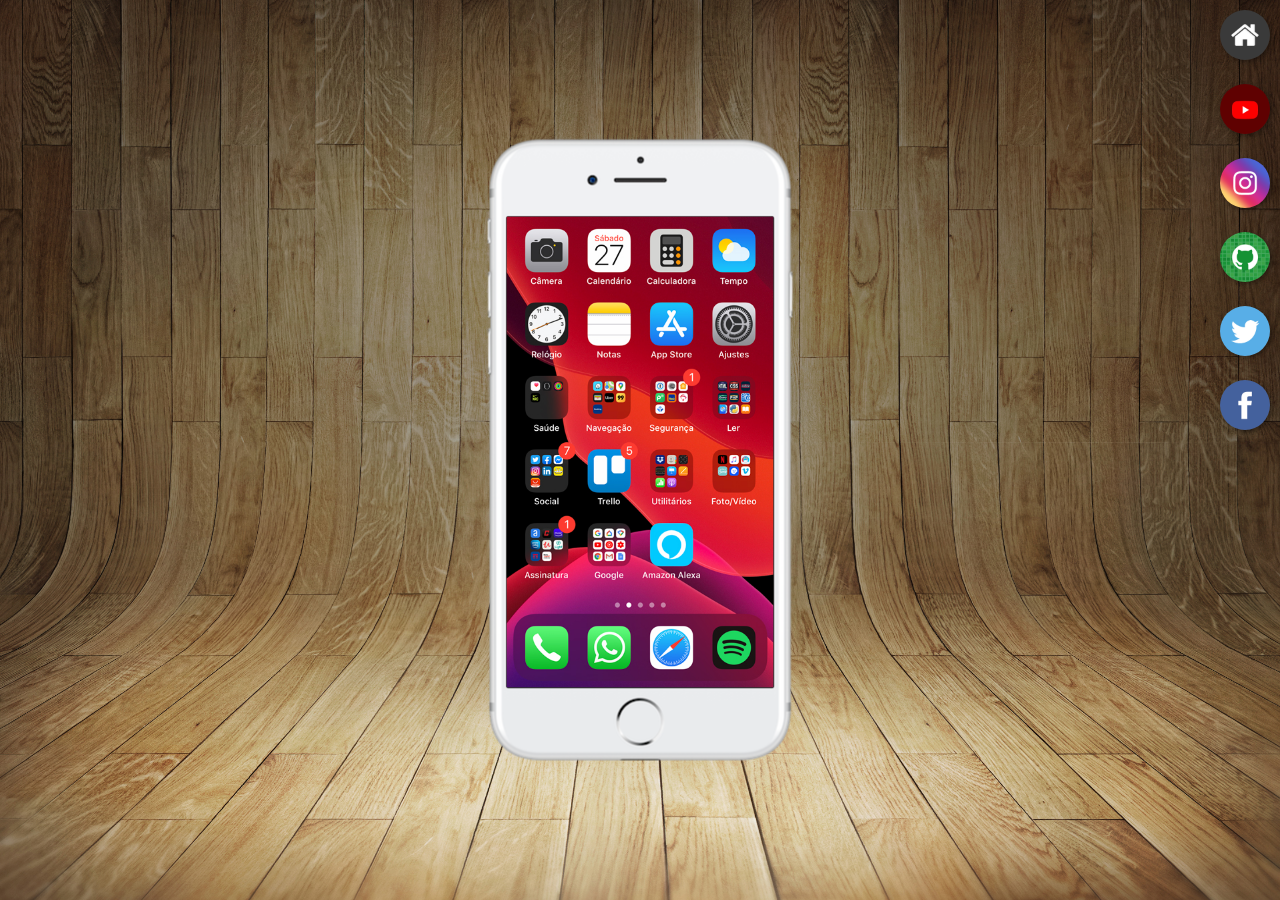
<file: index.html>
<!DOCTYPE html>
<html lang="pt-br">
<head>
    <meta charset="UTF-8">
    <meta name="viewport" content="width=device-width, initial-scale=1.0">
    <link rel="shortcut icon" href="favicon.ico" type="image/x-icon">
    <title>Projeto Redes Sociais</title>
    <link rel="stylesheet" href="estilo/style.css">
</head>
<body>
    <main>
        <section id="telefone">
            <iframe src="home.html" frameborder="0" name="tela" id="tela"></iframe>

        </section>
        <section id="redes-sociais">
            <a href="#" target="tela"><img src="imagens/logo-home.jpg" alt="Home"></a><br>
            <a href="youtube.html" target="tela"><img src="imagens/logo-youtube.jpg" alt="You Tube"></a><br>
            <a href="#" target="tela"><img src="imagens/logo-instagram.jpg" alt="Instagram"></a><br>
            <a href="git.html" target="tela"><img src="imagens/logo-github.jpg" alt="Github"></a><br>
            <a href="#" target="tela"><img src="imagens/logo-twitter.jpg" alt="twitter"></a><br>
            <a href="#" target="tela"><img src="imagens/logo-facebook.jpg" alt="facebook"></a>
        </section>
    </main>
    
</body>
</html>
</file>
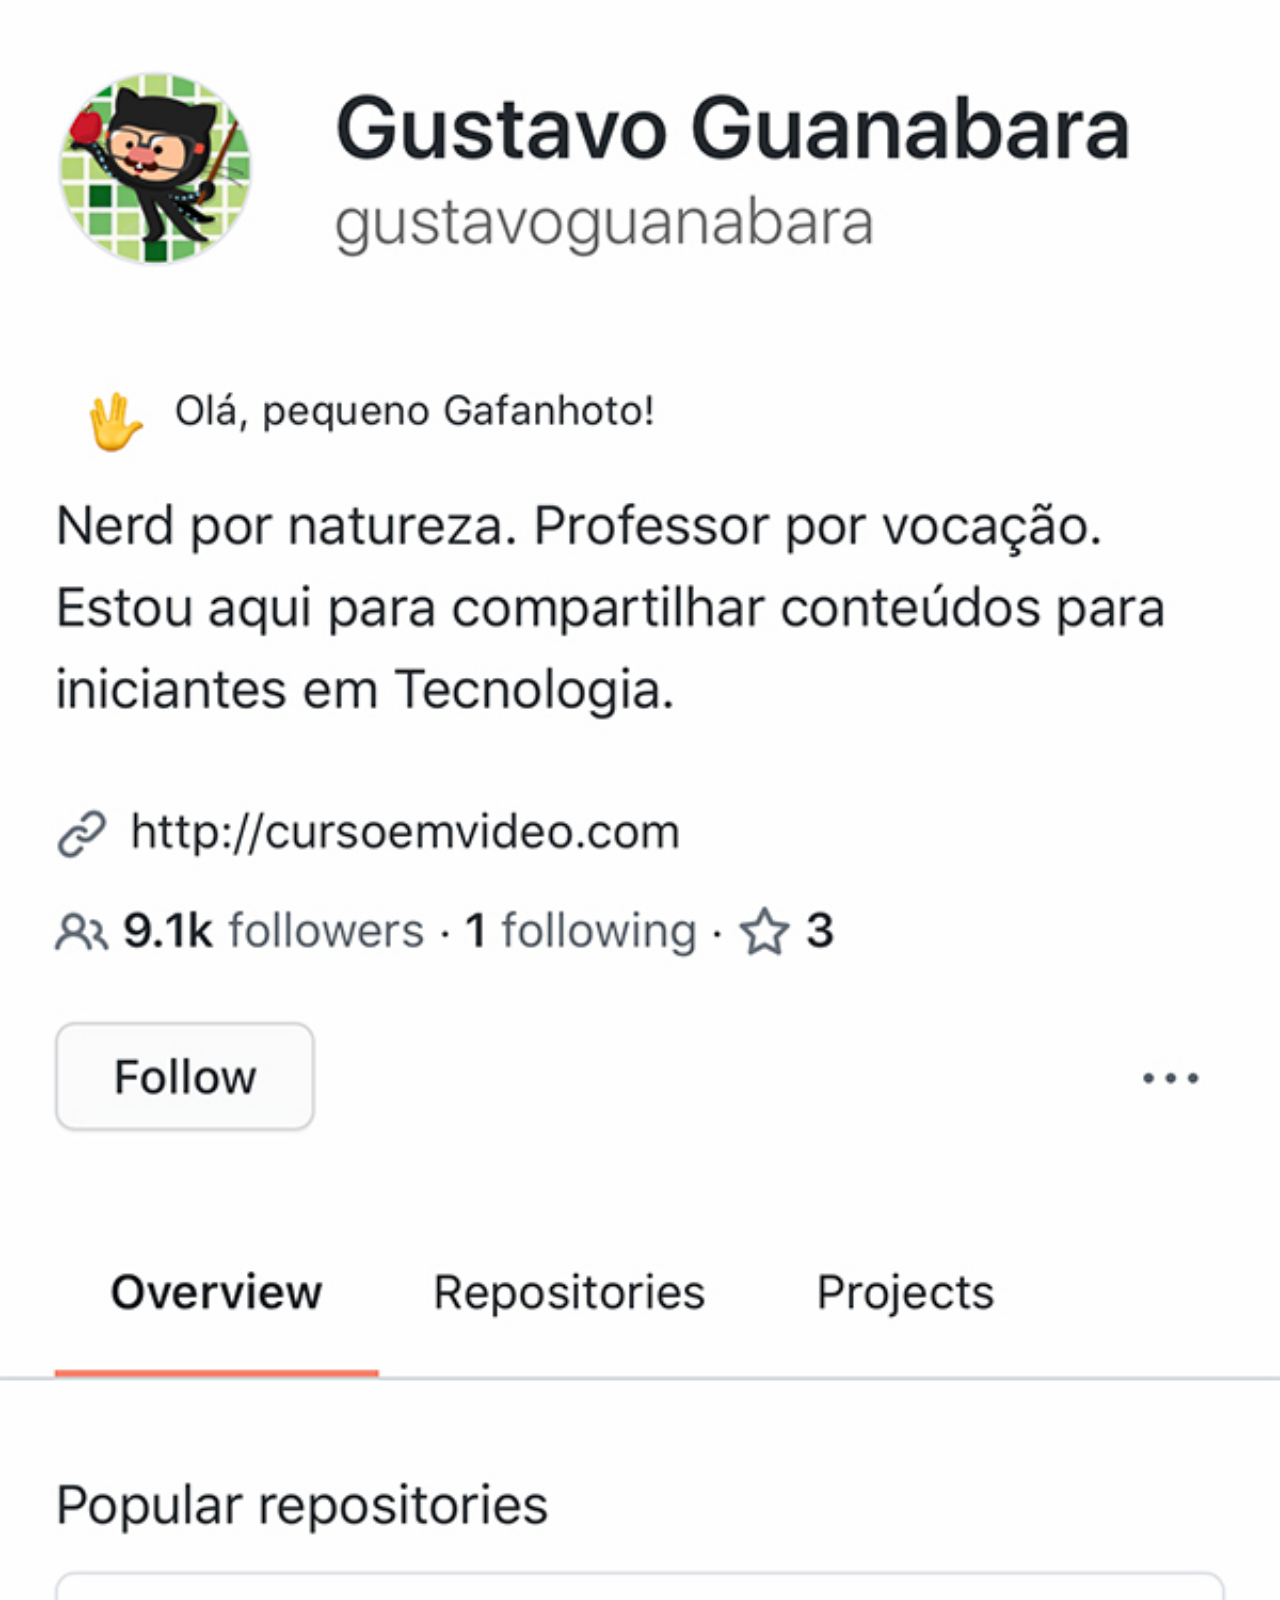
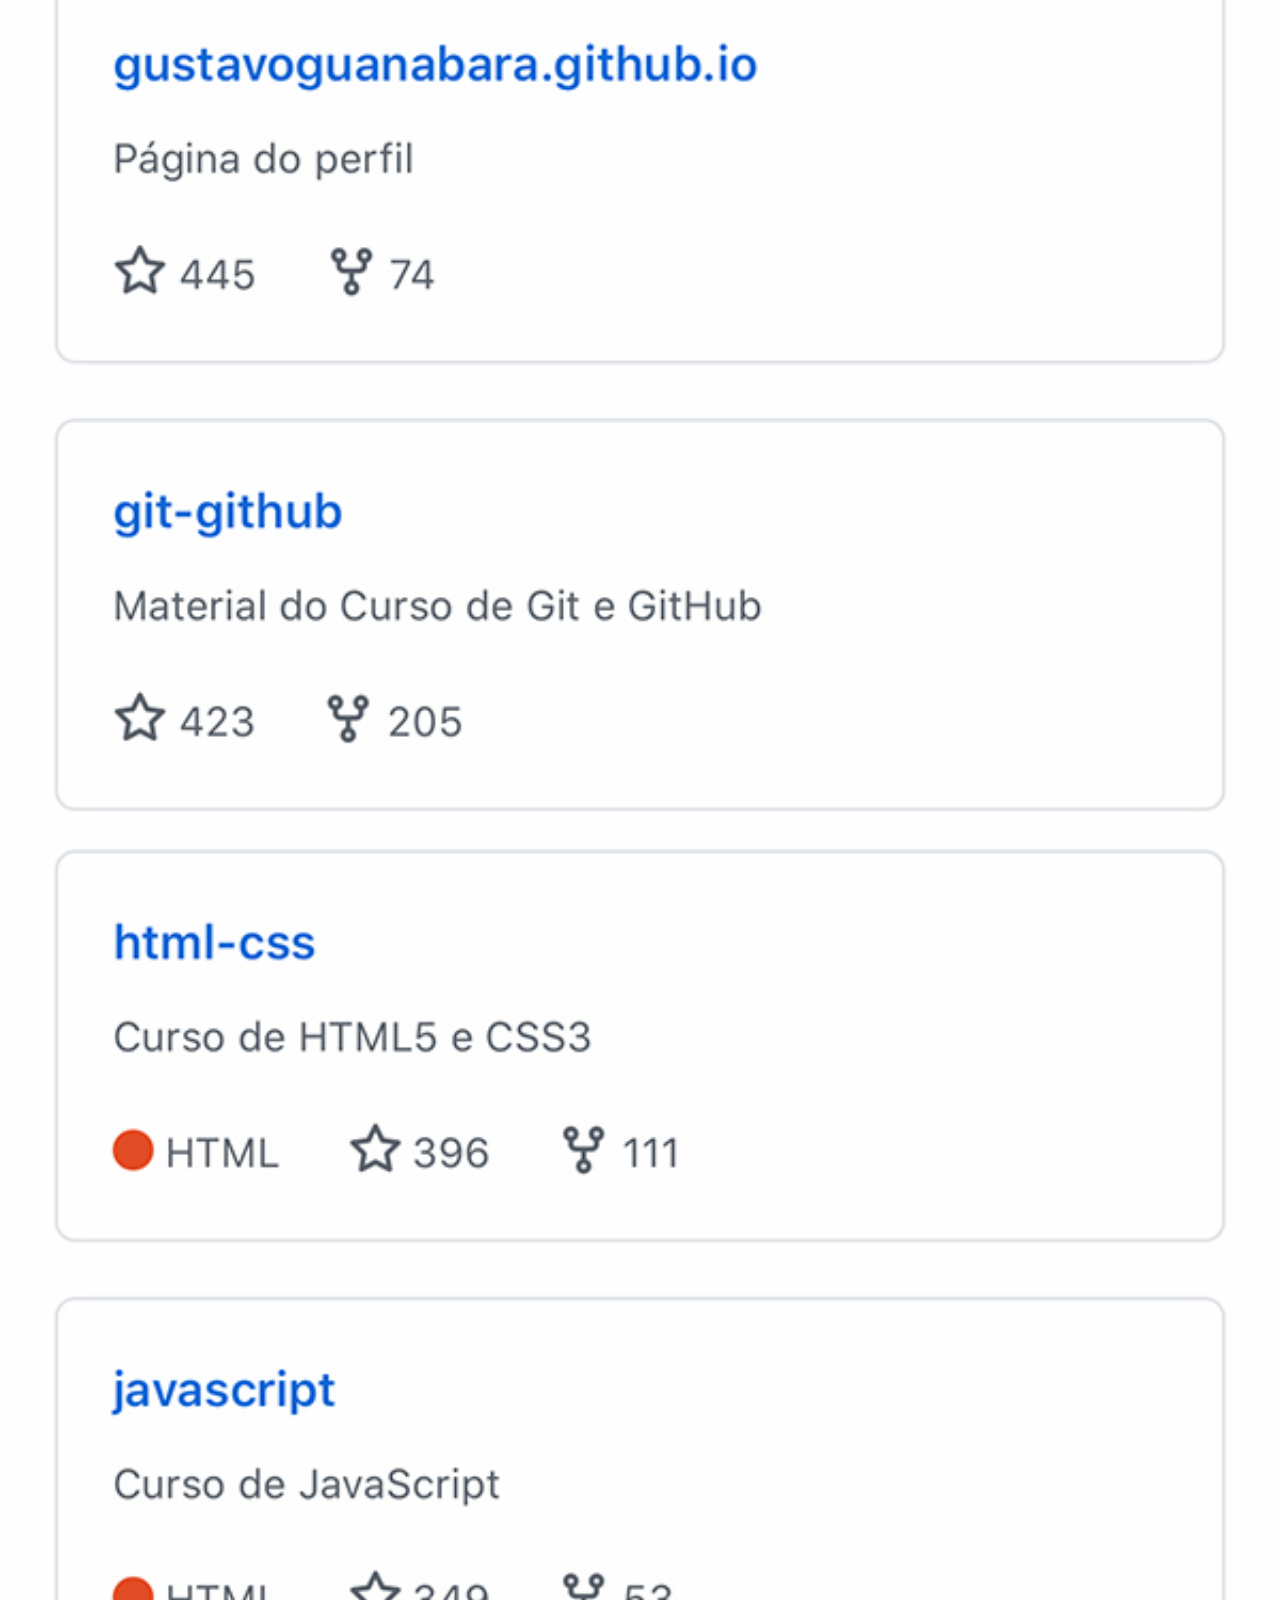
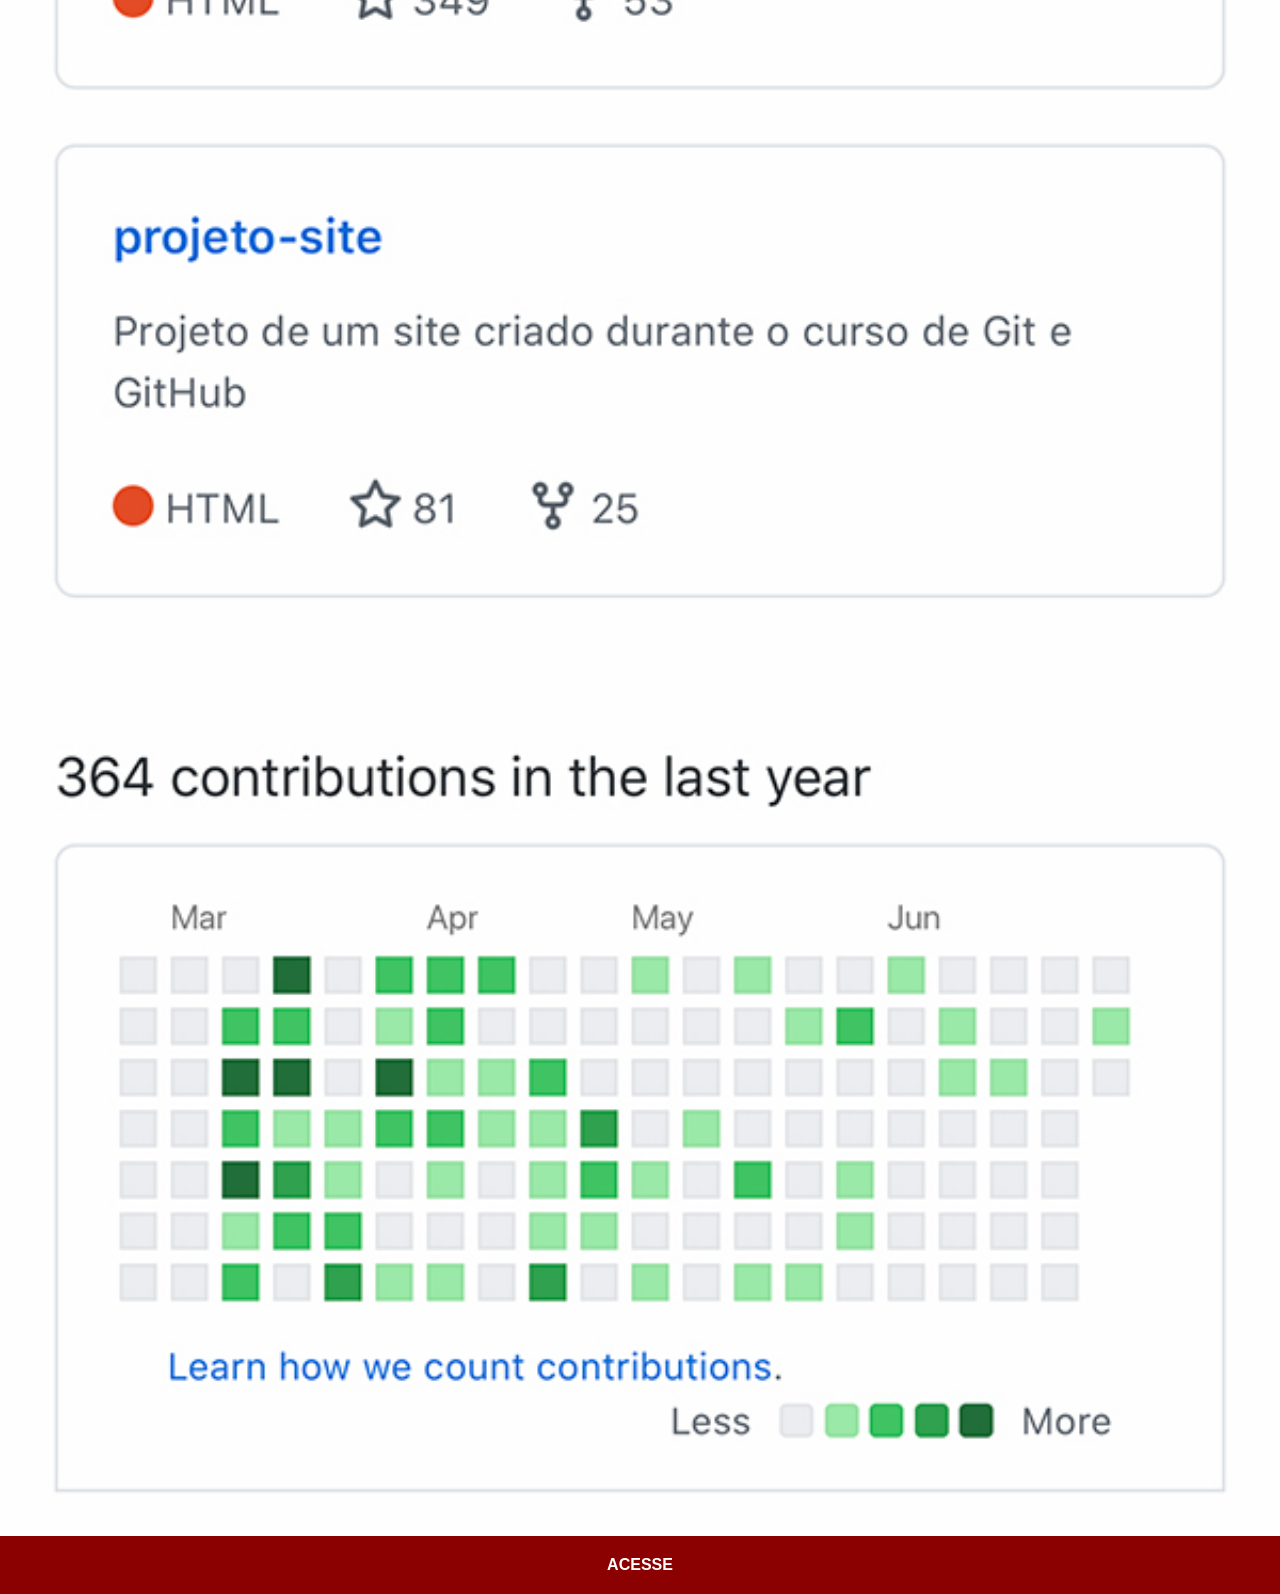
<file: git.html>
<!DOCTYPE html>
<html lang="pt-br">
<head>
    <meta charset="UTF-8">
    <meta name="viewport" content="width=device-width, initial-scale=1.0">
    <title>Document</title>
    <link rel="stylesheet" href="estilo/social.css">
</head>
<body>
    <img src="imagens/tela-github.jpg" alt="Github">
    <a href="https://github.com/">ACESSE</a>
    
</body>
</html>
</file>
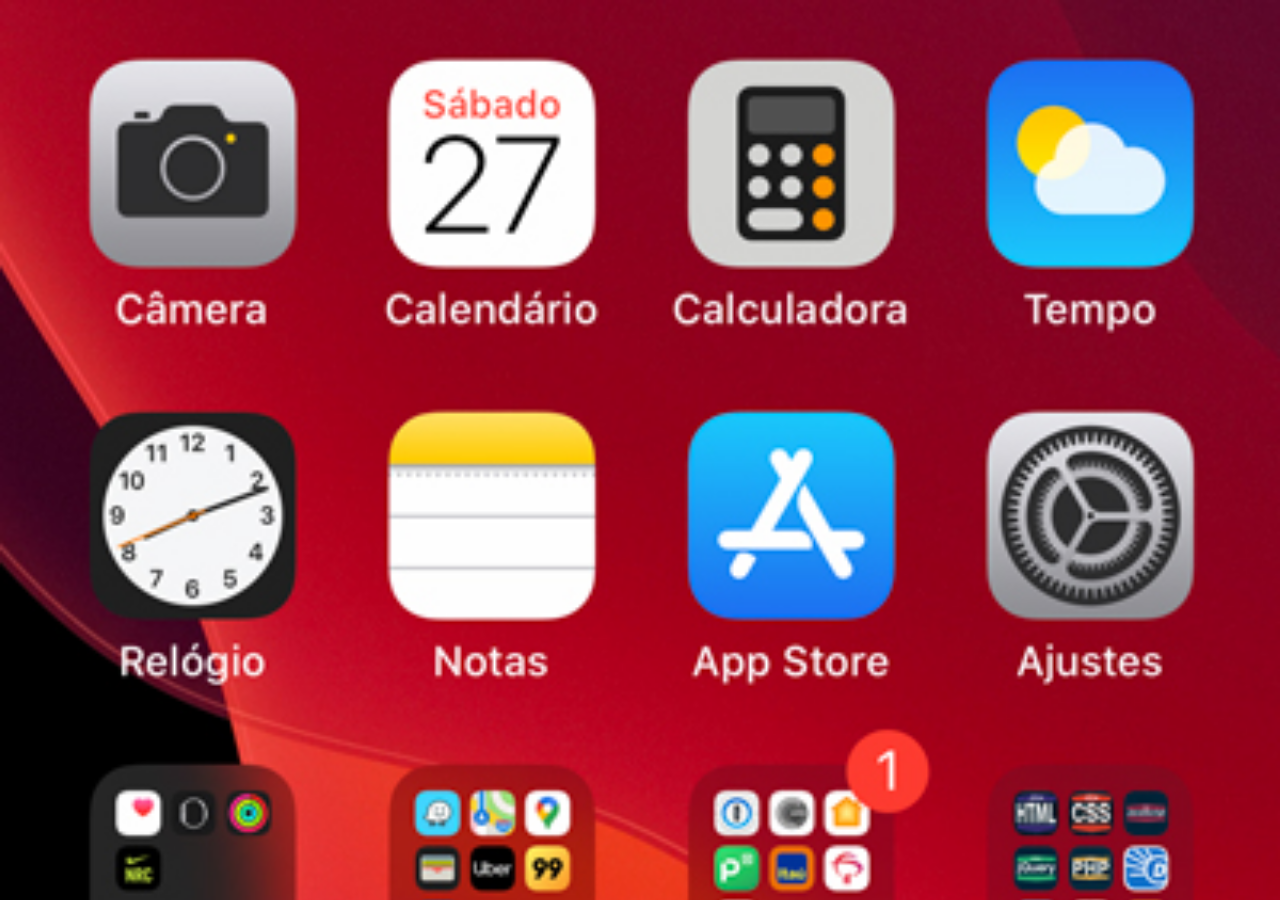
<file: home.html>
<!DOCTYPE html>
<html lang="pt-br">
<head>
    <meta charset="UTF-8">
    <meta name="viewport" content="width=device-width, initial-scale=1.0">
    <title>Document</title>
    <style>
        *{
            margin: 0px;
            padding: 0px;
        }
        body{
            width: 90vw;
            height: 100vh;
            background: black url(imagens/tela-home.jpg) no-repeat top center;
            background-size: cover;
        }
    </style>
</head>
<body>
    
    
</body>
</html>
</file>
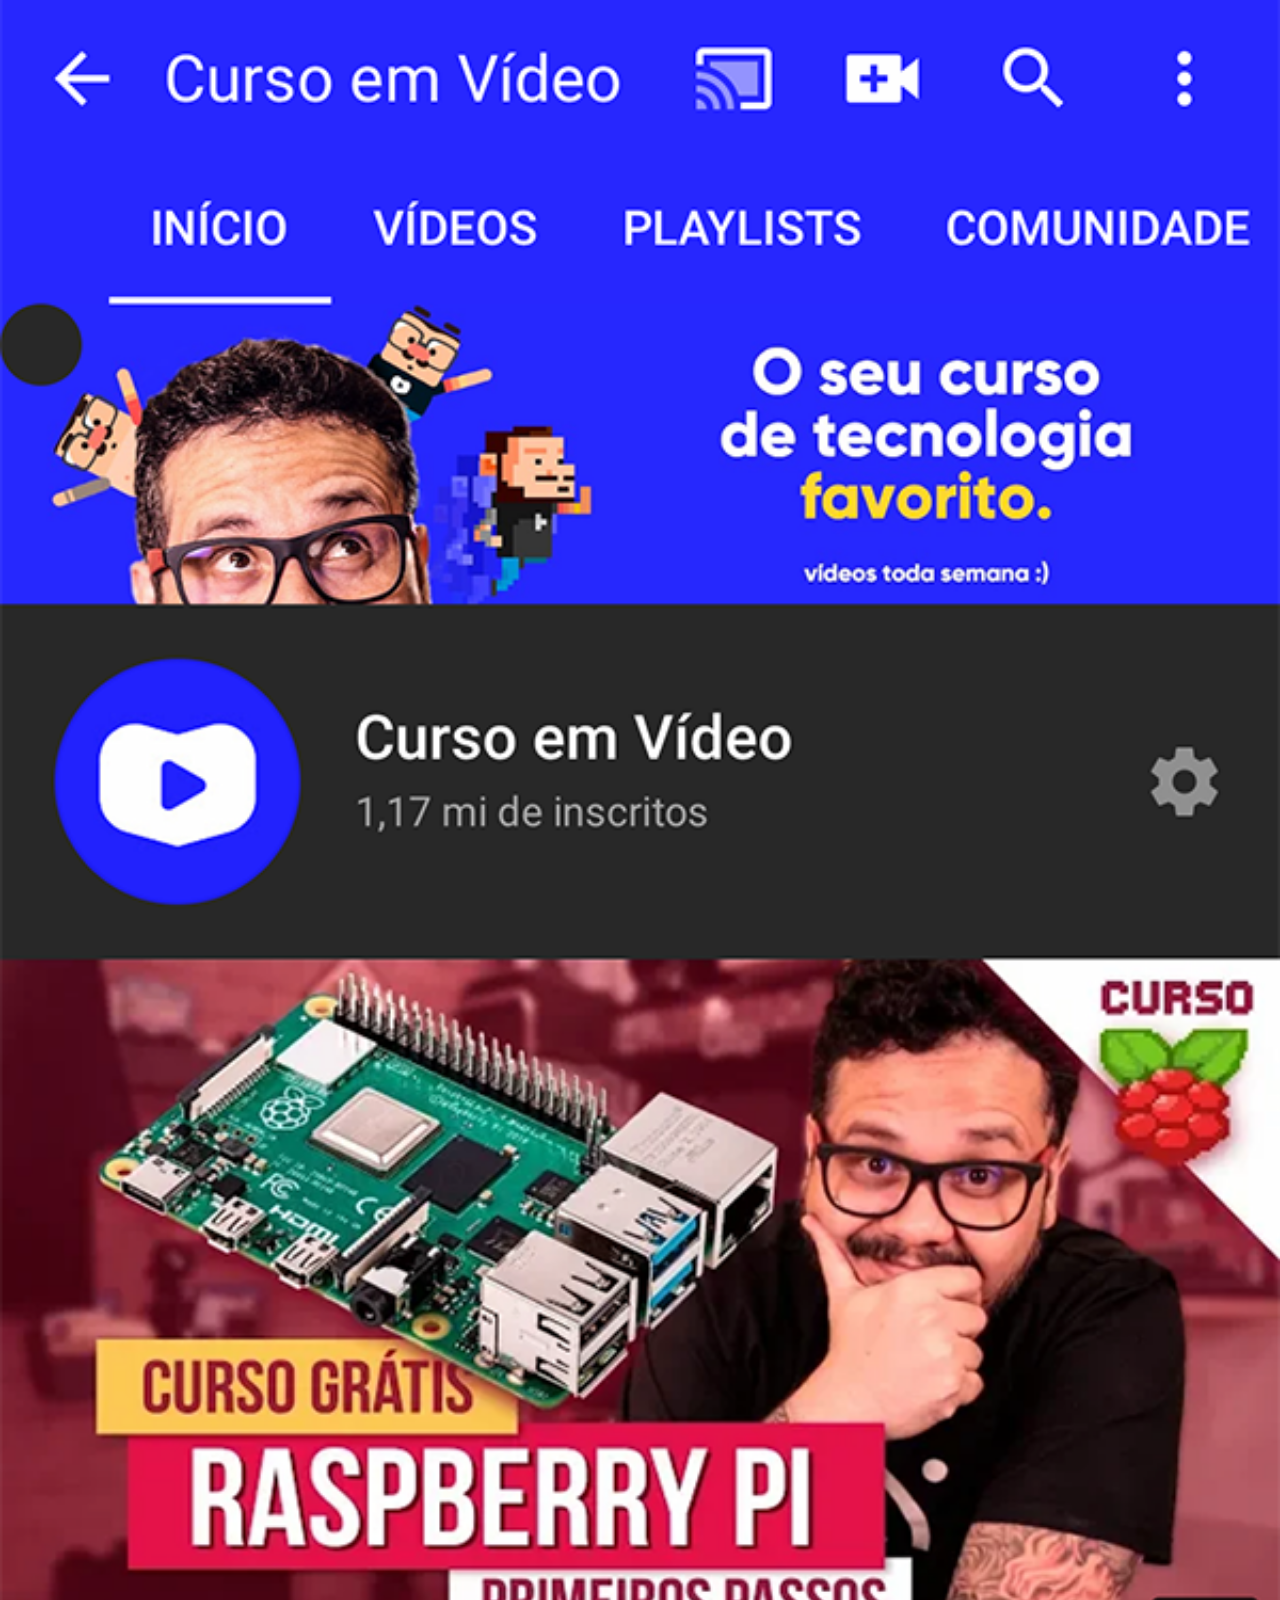
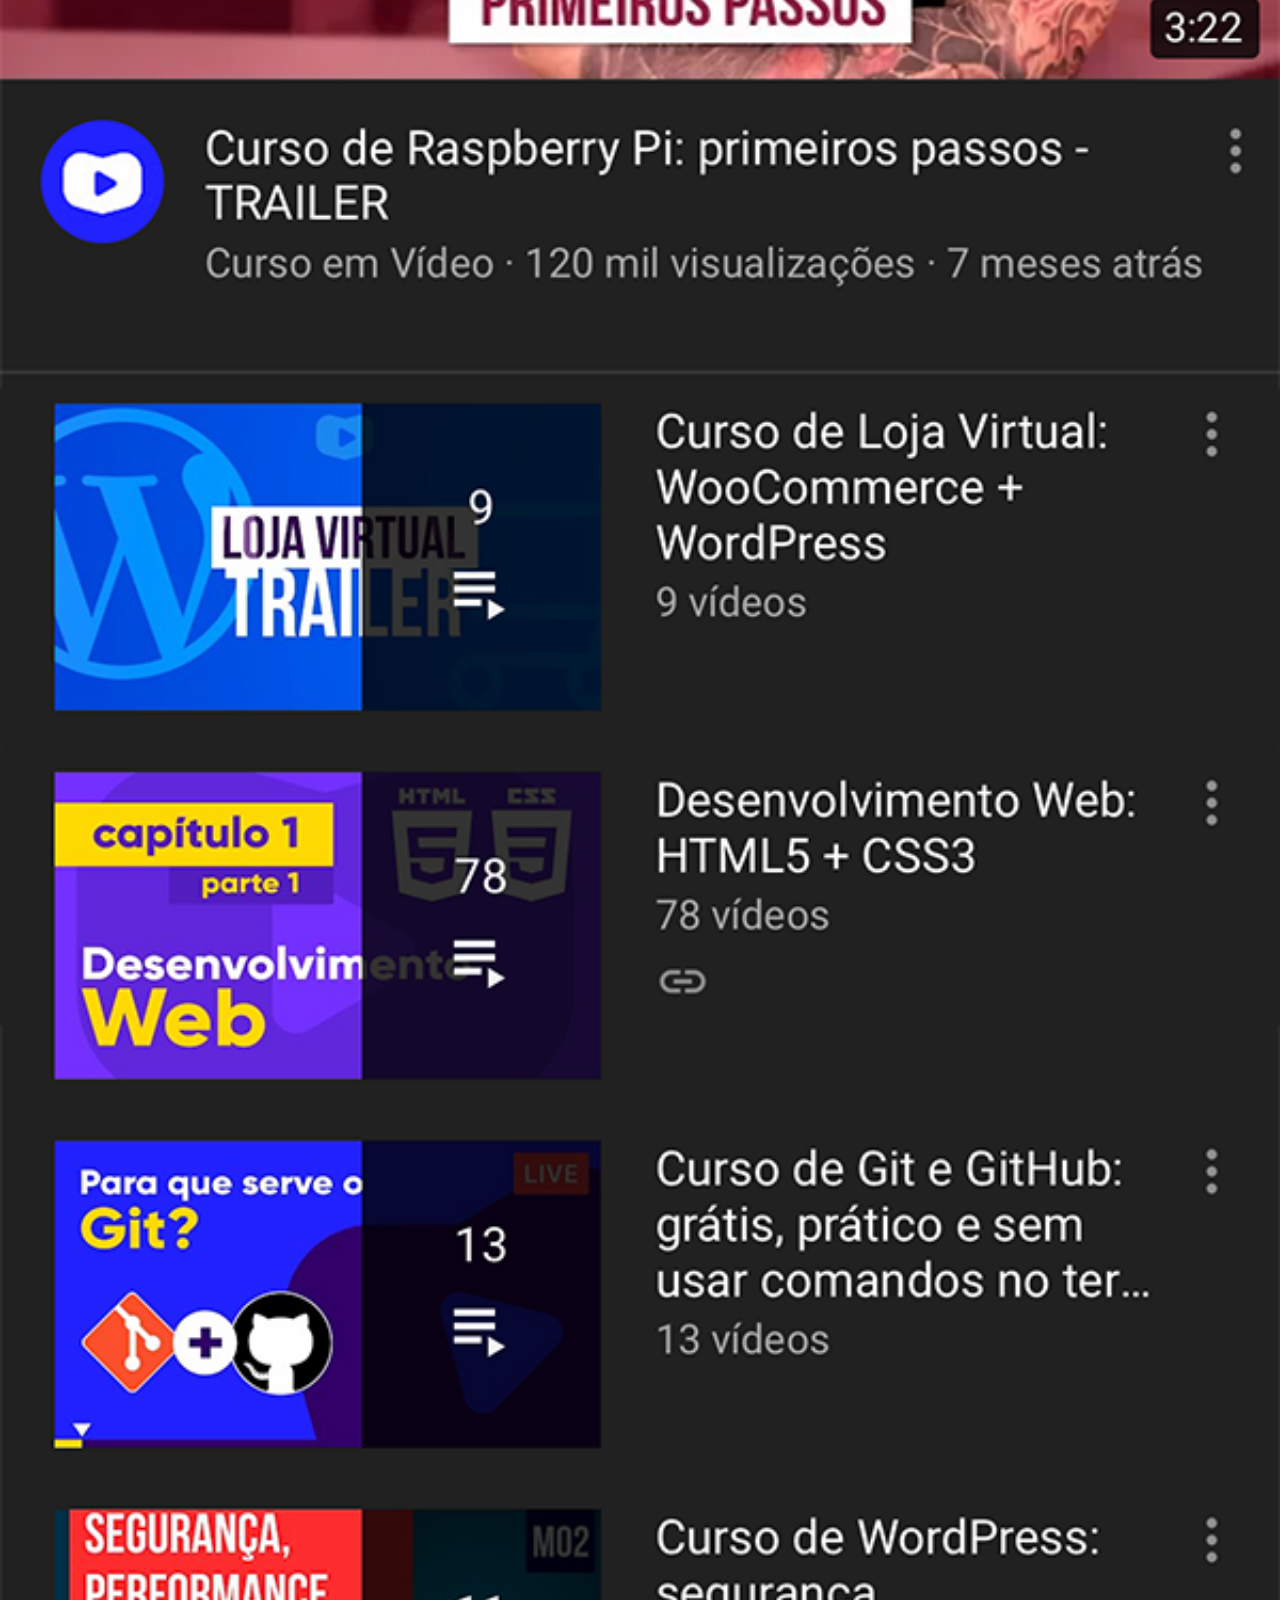
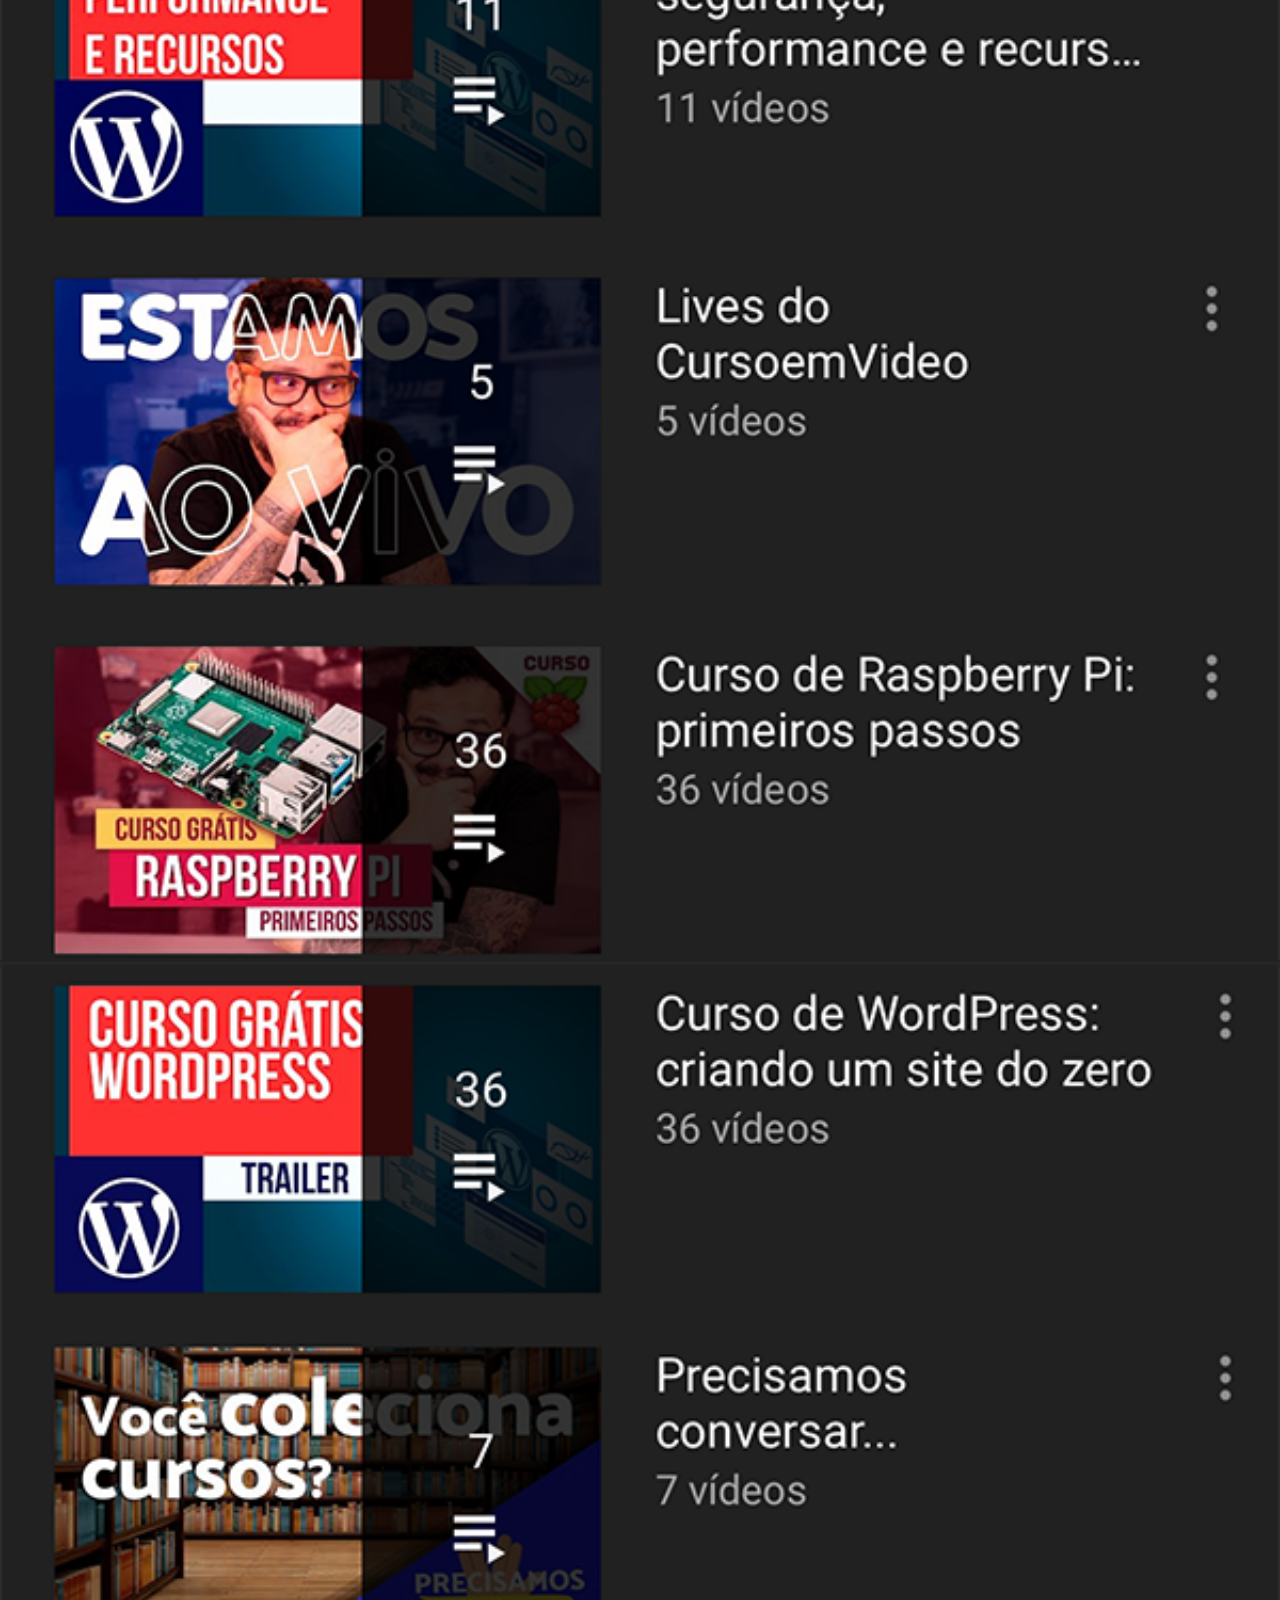
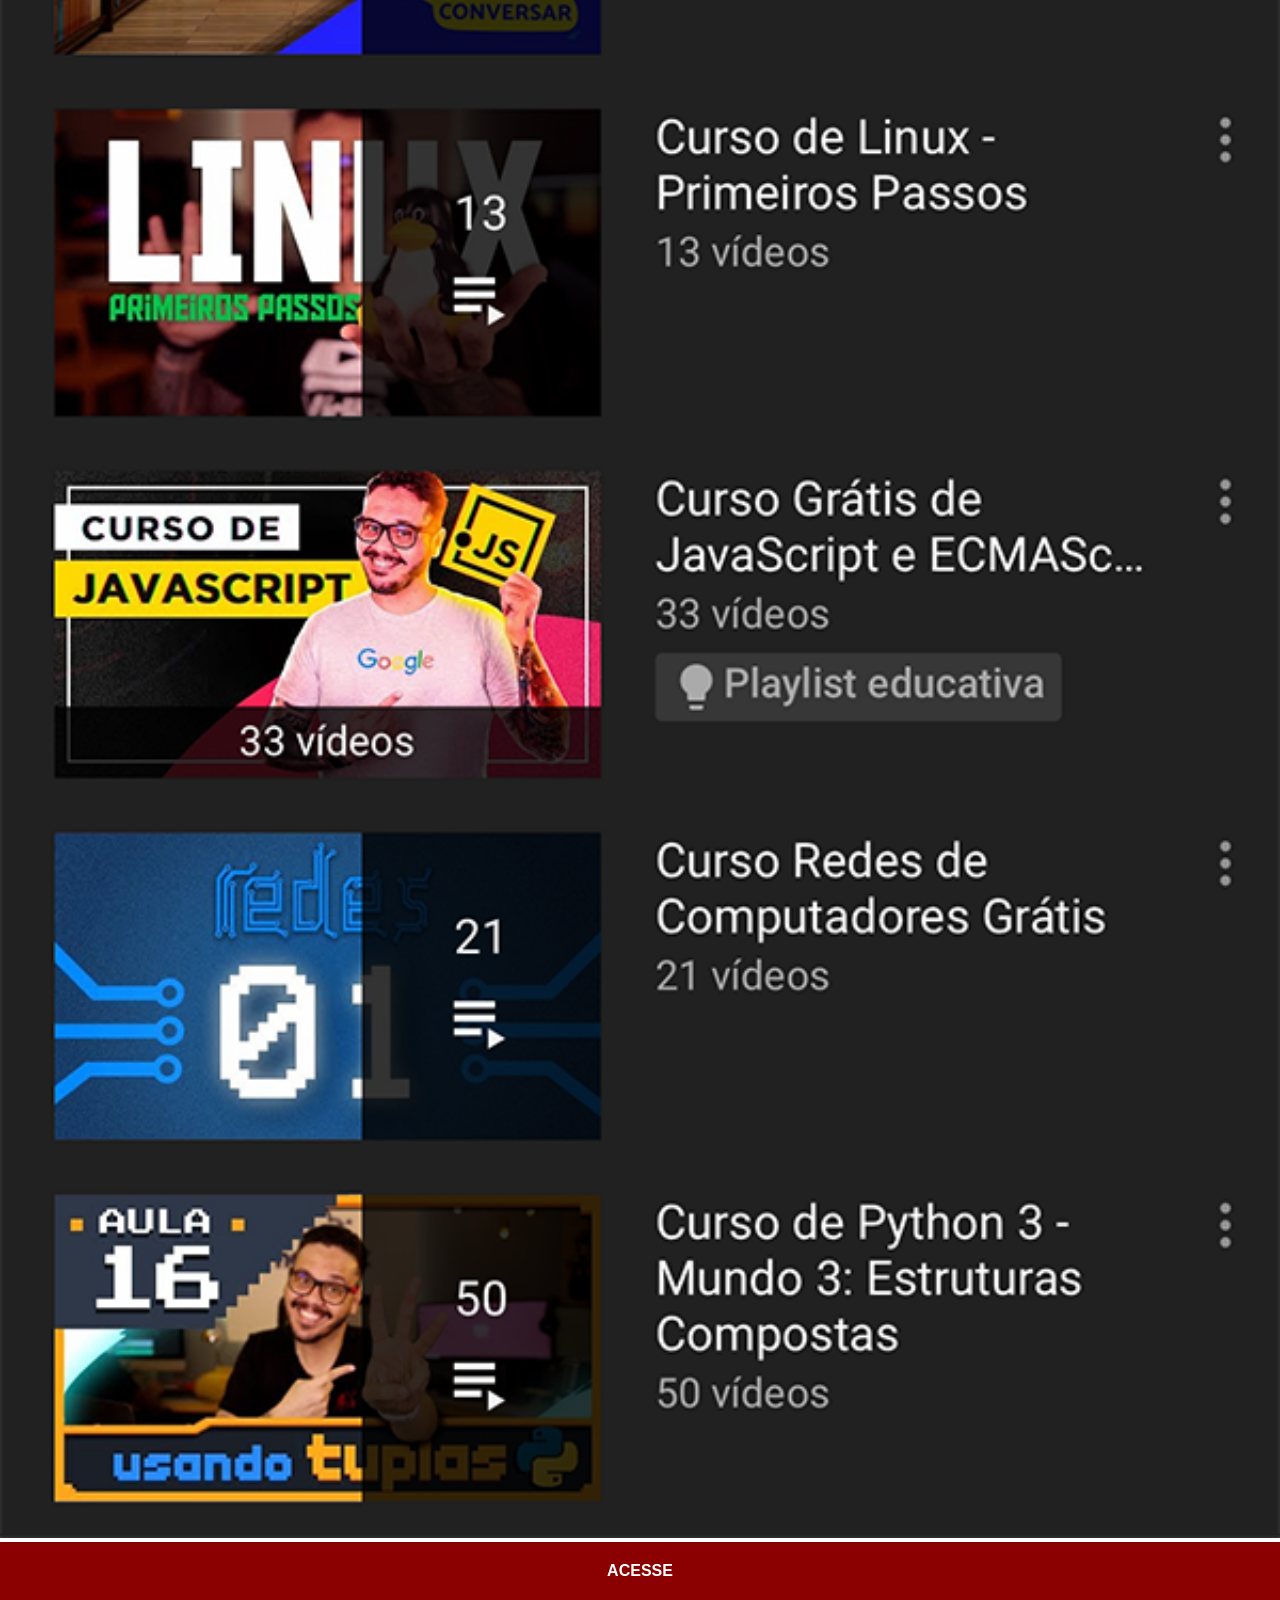
<file: youtube.html>
<!DOCTYPE html>
<html lang="pt-br">
<head>
    <meta charset="UTF-8">
    <meta name="viewport" content="width=device-width, initial-scale=1.0">
    <title>Document</title>
    <link rel="stylesheet" href="estilo/social.css">
    </style>
</head>
<body>
    <img src="imagens/tela-youtube.png" alt="youtube">
    <a href="https://www.youtube.com/" target="_blank">ACESSE</a>
    
</body>
</html>
</file>
<file: estilo/style.css>
@charset "utf-8";

*{
    margin: 0px;
    padding: 0px;
    font-family: Arial, Helvetica, sans-serif;

}
html,body{
    height: 100vh;
    width: 100vw;
    background-color: black;
}
body{
    background: url(../imagens/fundo-madeira.jpg)no-repeat top center;
    background-size: cover;
}
main{
    height: 100vh;
    position: relative;
    

}
section#telefone{
    position: absolute;
    top: 50%;
    left: 50%;
    transform: translate(-50%,-50%);
    height: 627px;
    width: 311px;
    background-color: blue;
    background: url(../imagens/frame-iphone.png)
    no-repeat;
}
iframe#tela{
    position: relative;
    top: 80px;
    left: 22px;

    width: 267px;
    height: 471px;
}
section#redes-sociais{
    text-align: right;
}
section#redes-sociais img{
    width: 50px;
    margin: 10px;
    border-radius: 50%;
    box-shadow: 2px 2px 5px rgba(0, 0, 0, 0.381);
    box-sizing: border-box;
}
section#redes-sociais img:hover{
    border: 2px solid rgba(255, 255, 255, 0.388);
    transform: translate(-3px,-3px);
    box-shadow: 5px 5px 10px rgba(0, 0, 0, 0.512);
    transition: 0.5s,border 0.1s;
}
</file>
<file: estilo/social.css>
@charset "utf-8";
        *{
            margin: 0px;
            padding: 0px;
            font-family: Arial, Helvetica, sans-serif;
        }
        ::-webkit-scrollbar{
            width: 0px;
            height: 0px;
        }
        img{
            width: 100vw;

        }
        a{
            display: block;
            background-color: darkred;
            color: white;
            padding: 20px;
            text-align: center;
            font-weight: bolder;
            text-decoration: none;
        }
        a:hover{
            background-color: red;
        }
</file>
